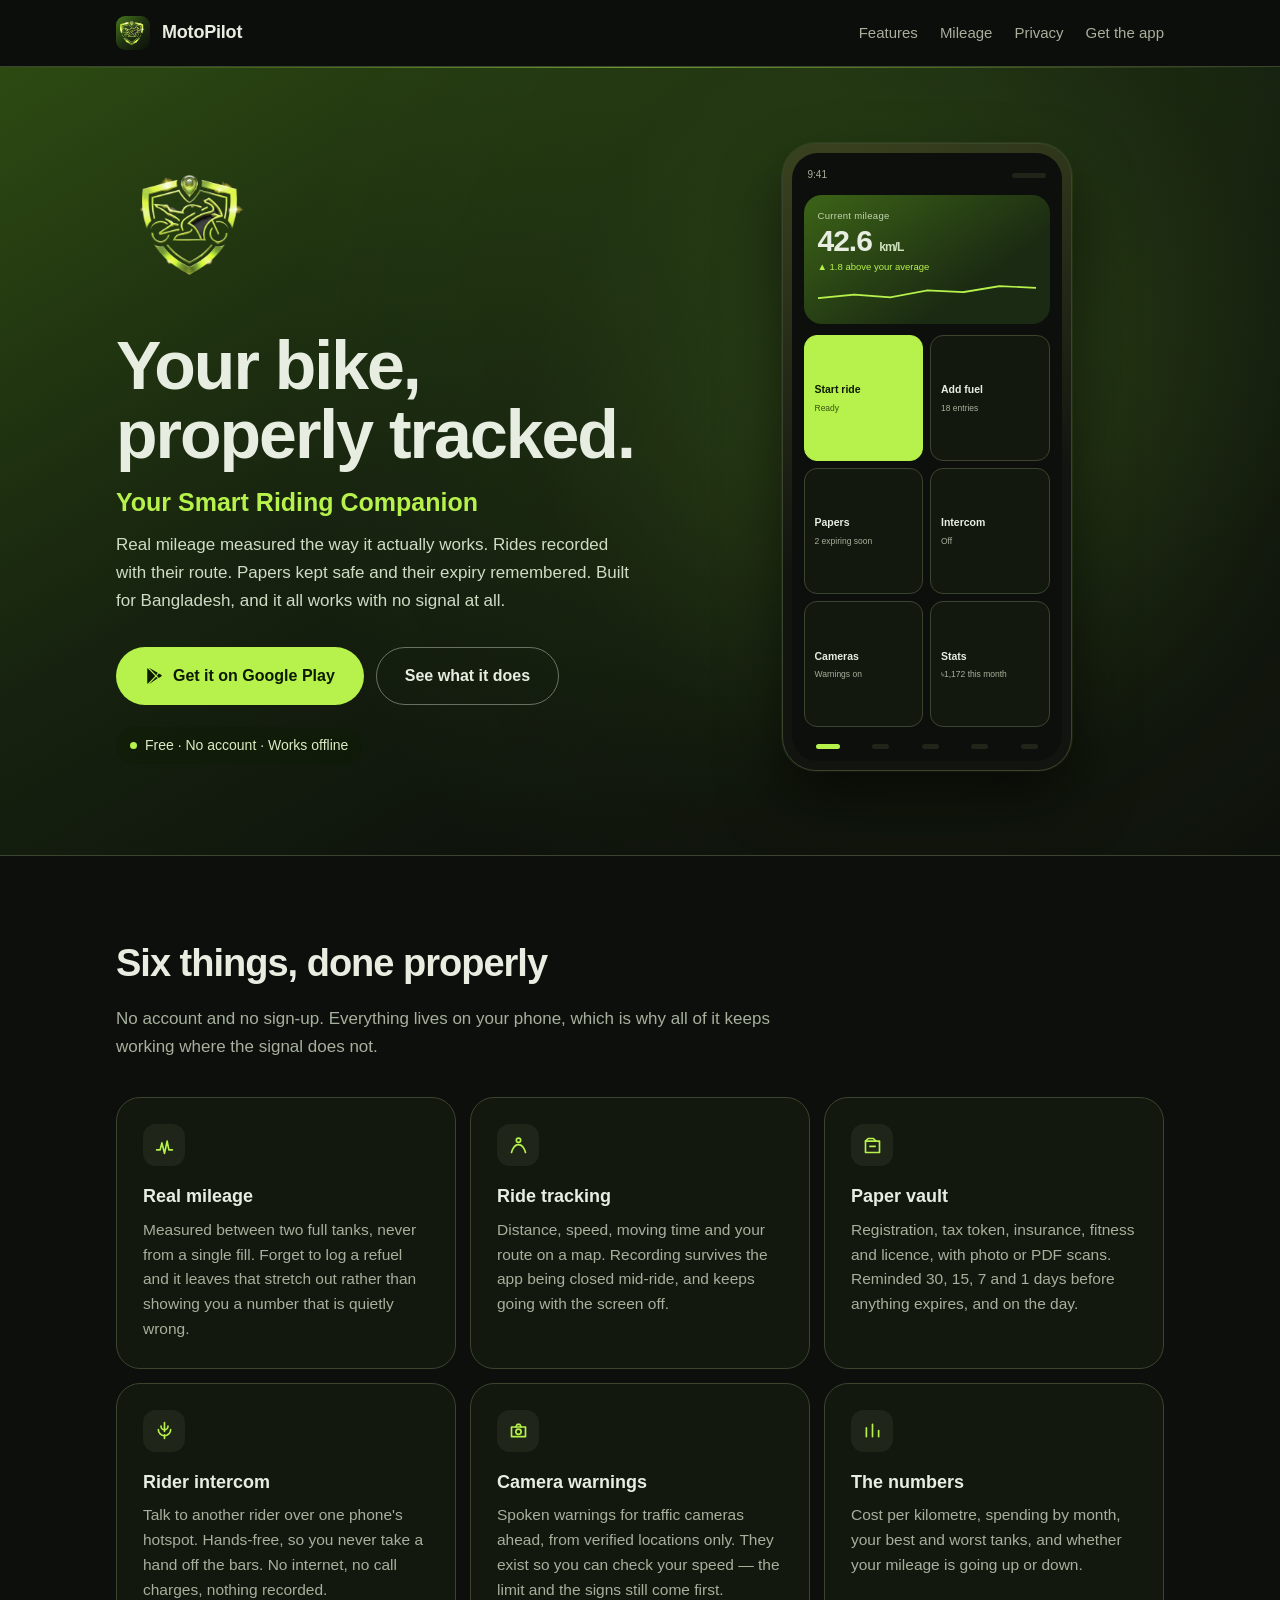
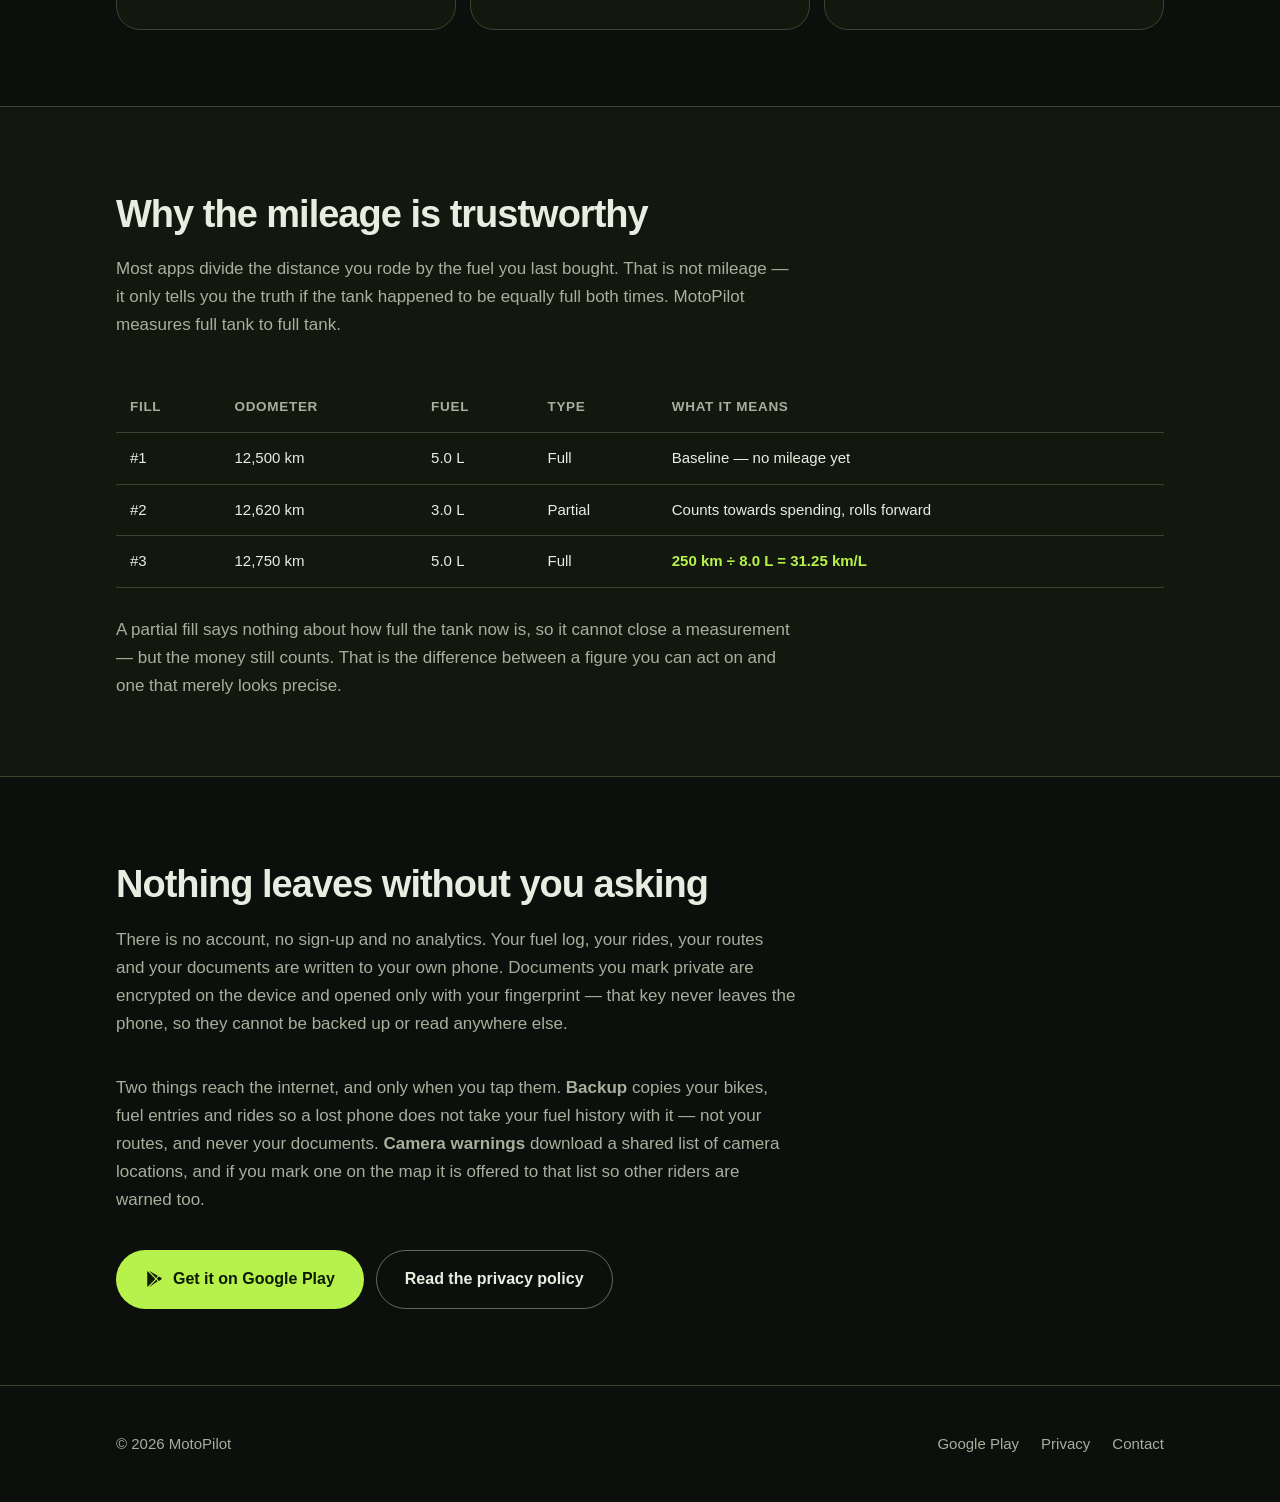
<file: index.html>
<!DOCTYPE html>
<html lang="en">
<head>
<meta charset="utf-8">
<meta name="viewport" content="width=device-width, initial-scale=1">
<title>MotoPilot — Your Smart Riding Companion</title>
<meta name="description" content="Free Android app for riders in Bangladesh. Track your motorcycle's real mileage, record your rides, and keep your bike's papers safe. Works fully offline, no account needed.">
<meta name="theme-color" content="#0C0F0B">
<link rel="icon" href="assets/icon.png">
<link rel="apple-touch-icon" href="assets/icon.png">
<link rel="canonical" href="https://motopilotapp.vercel.app/">

<meta property="og:type" content="website">
<meta property="og:title" content="MotoPilot — Your Smart Riding Companion">
<meta property="og:description" content="Real mileage, ride tracking and paper reminders for your motorcycle. Works offline, no account.">
<meta property="og:image" content="https://motopilotapp.vercel.app/assets/feature.png">
<meta name="twitter:card" content="summary_large_image">

<link rel="stylesheet" href="styles.css">
</head>
<body>

<header>
  <div class="wrap bar">
    <img src="assets/icon.png" alt="">
    <strong>MotoPilot</strong>
    <nav>
      <a href="#features">Features</a>
      <a href="#mileage">Mileage</a>
      <a href="#privacy-short">Privacy</a>
      <a href="https://play.google.com/store/apps/details?id=com.masum.moto_pilot" rel="noopener">Get the app</a>
    </nav>
  </div>
</header>

<div class="hero">
  <div class="wrap hero-grid">
   <div class="hero-copy">
    <img class="mark" src="assets/mark.png" alt="MotoPilot">
    <h1>Your bike, <br>properly tracked.</h1>
    <p class="lead">Your Smart Riding Companion</p>
    <p class="sub">
      Real mileage measured the way it actually works. Rides recorded with
      their route. Papers kept safe and their expiry remembered. Built for
      Bangladesh, and it all works with no signal at all.
    </p>
    <div class="cta">
      <a class="btn primary play" href="https://play.google.com/store/apps/details?id=com.masum.moto_pilot" rel="noopener">
        <svg viewBox="0 0 24 24" aria-hidden="true"><path d="M3.6 1.8a1 1 0 0 0-.6.92v18.56a1 1 0 0 0 .6.92l10.1-10.2zM15 10.9 5.3 1.1l11.6 6.6zM5.3 22.9 15 13.1l1.9 1.9zM18.3 8.5l3.3 1.9a1.3 1.3 0 0 1 0 2.2l-3.3 1.9-2.4-3z"/></svg>
        Get it on Google Play
      </a>
      <a class="btn ghost" href="#features">See what it does</a>
    </div>
    <div class="badge"><span></span> Free &middot; No account &middot; Works offline</div>
   </div>

   <div class="phone" aria-hidden="true">
    <div class="screen">
      <div class="statusbar"><span>9:41</span><span class="dots"></span></div>

      <div class="hero-card">
        <div class="hc-label">Current mileage</div>
        <div class="hc-value">42.6 <small>km/L</small></div>
        <div class="hc-delta">▲ 1.8 above your average</div>
        <svg class="spark" viewBox="0 0 120 28" preserveAspectRatio="none">
          <polyline points="0,20 20,16 40,19 60,11 80,13 100,6 120,8"/>
        </svg>
      </div>

      <div class="tiles">
        <div class="tile lime"><b>Start ride</b><span>Ready</span></div>
        <div class="tile"><b>Add fuel</b><span>18 entries</span></div>
        <div class="tile"><b>Papers</b><span>2 expiring soon</span></div>
        <div class="tile"><b>Intercom</b><span>Off</span></div>
        <div class="tile"><b>Cameras</b><span>Warnings on</span></div>
        <div class="tile"><b>Stats</b><span>৳1,172 this month</span></div>
      </div>

      <div class="navbar">
        <span class="on"></span><span></span><span></span><span></span><span></span>
      </div>
    </div>
   </div>
  </div>
</div>

<section id="features">
  <div class="wrap">
    <h2>Six things, done properly</h2>
    <p class="intro">
      No account and no sign-up. Everything lives on your phone, which is why
      all of it keeps working where the signal does not.
    </p>

    <div class="grid">
      <div class="card">
        <div class="dot"><svg viewBox="0 0 24 24"><path d="M3 17h4l2-8 3 12 3-14 2 10h4"/></svg></div>
        <h3>Real mileage</h3>
        <p>
          Measured between two full tanks, never from a single fill. Forget to
          log a refuel and it leaves that stretch out rather than showing you a
          number that is quietly wrong.
        </p>
      </div>

      <div class="card">
        <div class="dot"><svg viewBox="0 0 24 24"><path d="M4 20s2-9 8-9 8 9 8 9"/><circle cx="12" cy="6" r="2.5"/></svg></div>
        <h3>Ride tracking</h3>
        <p>
          Distance, speed, moving time and your route on a map. Recording
          survives the app being closed mid-ride, and keeps going with the
          screen off.
        </p>
      </div>

      <div class="card">
        <div class="dot"><svg viewBox="0 0 24 24"><path d="M4 7h16v13H4z"/><path d="M4 7l3-3h6l3 3"/><path d="M9 13h6"/></svg></div>
        <h3>Paper vault</h3>
        <p>
          Registration, tax token, insurance, fitness and licence, with photo
          or PDF scans. Reminded 30, 15, 7 and 1 days before anything expires,
          and on the day.
        </p>
      </div>

      <div class="card">
        <div class="dot"><svg viewBox="0 0 24 24"><path d="M12 3v10"/><path d="M8 7a4 4 0 0 0 8 0"/><path d="M5 11a7 7 0 0 0 14 0"/><path d="M12 17v4"/></svg></div>
        <h3>Rider intercom</h3>
        <p>
          Talk to another rider over one phone's hotspot. Hands-free, so you
          never take a hand off the bars. No internet, no call charges, nothing
          recorded.
        </p>
      </div>

      <div class="card">
        <div class="dot"><svg viewBox="0 0 24 24"><path d="M4 8h16v11H4z"/><path d="M9 8l1.5-3h3L15 8"/><circle cx="12" cy="13.5" r="3"/></svg></div>
        <h3>Camera warnings</h3>
        <p>
          Spoken warnings for traffic cameras ahead, from verified locations
          only. They exist so you can check your speed — the limit and the
          signs still come first.
        </p>
      </div>

      <div class="card">
        <div class="dot"><svg viewBox="0 0 24 24"><path d="M5 19V9"/><path d="M12 19V5"/><path d="M19 19v-7"/></svg></div>
        <h3>The numbers</h3>
        <p>
          Cost per kilometre, spending by month, your best and worst tanks, and
          whether your mileage is going up or down.
        </p>
      </div>
    </div>
  </div>
</section>

<section class="method" id="mileage">
  <div class="wrap">
    <h2>Why the mileage is trustworthy</h2>
    <p class="intro">
      Most apps divide the distance you rode by the fuel you last bought. That
      is not mileage — it only tells you the truth if the tank happened to be
      equally full both times. MotoPilot measures full tank to full tank.
    </p>

    <div class="scroller">
      <table>
        <thead>
          <tr>
            <th>Fill</th><th>Odometer</th><th>Fuel</th><th>Type</th><th>What it means</th>
          </tr>
        </thead>
        <tbody>
          <tr>
            <td>#1</td><td>12,500 km</td><td>5.0 L</td><td>Full</td>
            <td>Baseline — no mileage yet</td>
          </tr>
          <tr>
            <td>#2</td><td>12,620 km</td><td>3.0 L</td><td>Partial</td>
            <td>Counts towards spending, rolls forward</td>
          </tr>
          <tr>
            <td>#3</td><td>12,750 km</td><td>5.0 L</td><td>Full</td>
            <td class="result">250 km ÷ 8.0 L = 31.25 km/L</td>
          </tr>
        </tbody>
      </table>
    </div>

    <p class="intro" style="margin-top:28px;margin-bottom:0">
      A partial fill says nothing about how full the tank now is, so it cannot
      close a measurement — but the money still counts. That is the difference
      between a figure you can act on and one that merely looks precise.
    </p>
  </div>
</section>

<section id="privacy-short">
  <div class="wrap">
    <h2>Nothing leaves without you asking</h2>
    <p class="intro">
      There is no account, no sign-up and no analytics. Your fuel log, your
      rides, your routes and your documents are written to your own phone.
      Documents you mark private are encrypted on the device and opened only
      with your fingerprint &mdash; that key never leaves the phone, so they
      cannot be backed up or read anywhere else.
    </p>
    <p class="intro">
      Two things reach the internet, and only when you tap them. <strong>Backup</strong>
      copies your bikes, fuel entries and rides so a lost phone does not take
      your fuel history with it &mdash; not your routes, and never your
      documents. <strong>Camera warnings</strong> download a shared list of
      camera locations, and if you mark one on the map it is offered to that
      list so other riders are warned too.
    </p>
    <div class="cta">
      <a class="btn primary play" href="https://play.google.com/store/apps/details?id=com.masum.moto_pilot" rel="noopener">
        <svg viewBox="0 0 24 24" aria-hidden="true"><path d="M3.6 1.8a1 1 0 0 0-.6.92v18.56a1 1 0 0 0 .6.92l10.1-10.2zM15 10.9 5.3 1.1l11.6 6.6zM5.3 22.9 15 13.1l1.9 1.9zM18.3 8.5l3.3 1.9a1.3 1.3 0 0 1 0 2.2l-3.3 1.9-2.4-3z"/></svg>
        Get it on Google Play
      </a>
      <a class="btn ghost" href="/privacy">Read the privacy policy</a>
    </div>
  </div>
</section>

<footer>
  <div class="wrap row">
    <span>© 2026 MotoPilot</span>
    <nav>
      <a href="https://play.google.com/store/apps/details?id=com.masum.moto_pilot" rel="noopener">Google Play</a>
      <a href="/privacy">Privacy</a>
      <a href="mailto:object.masum@gmail.com">Contact</a>
    </nav>
  </div>
</footer>

</body>
</html>
</file>
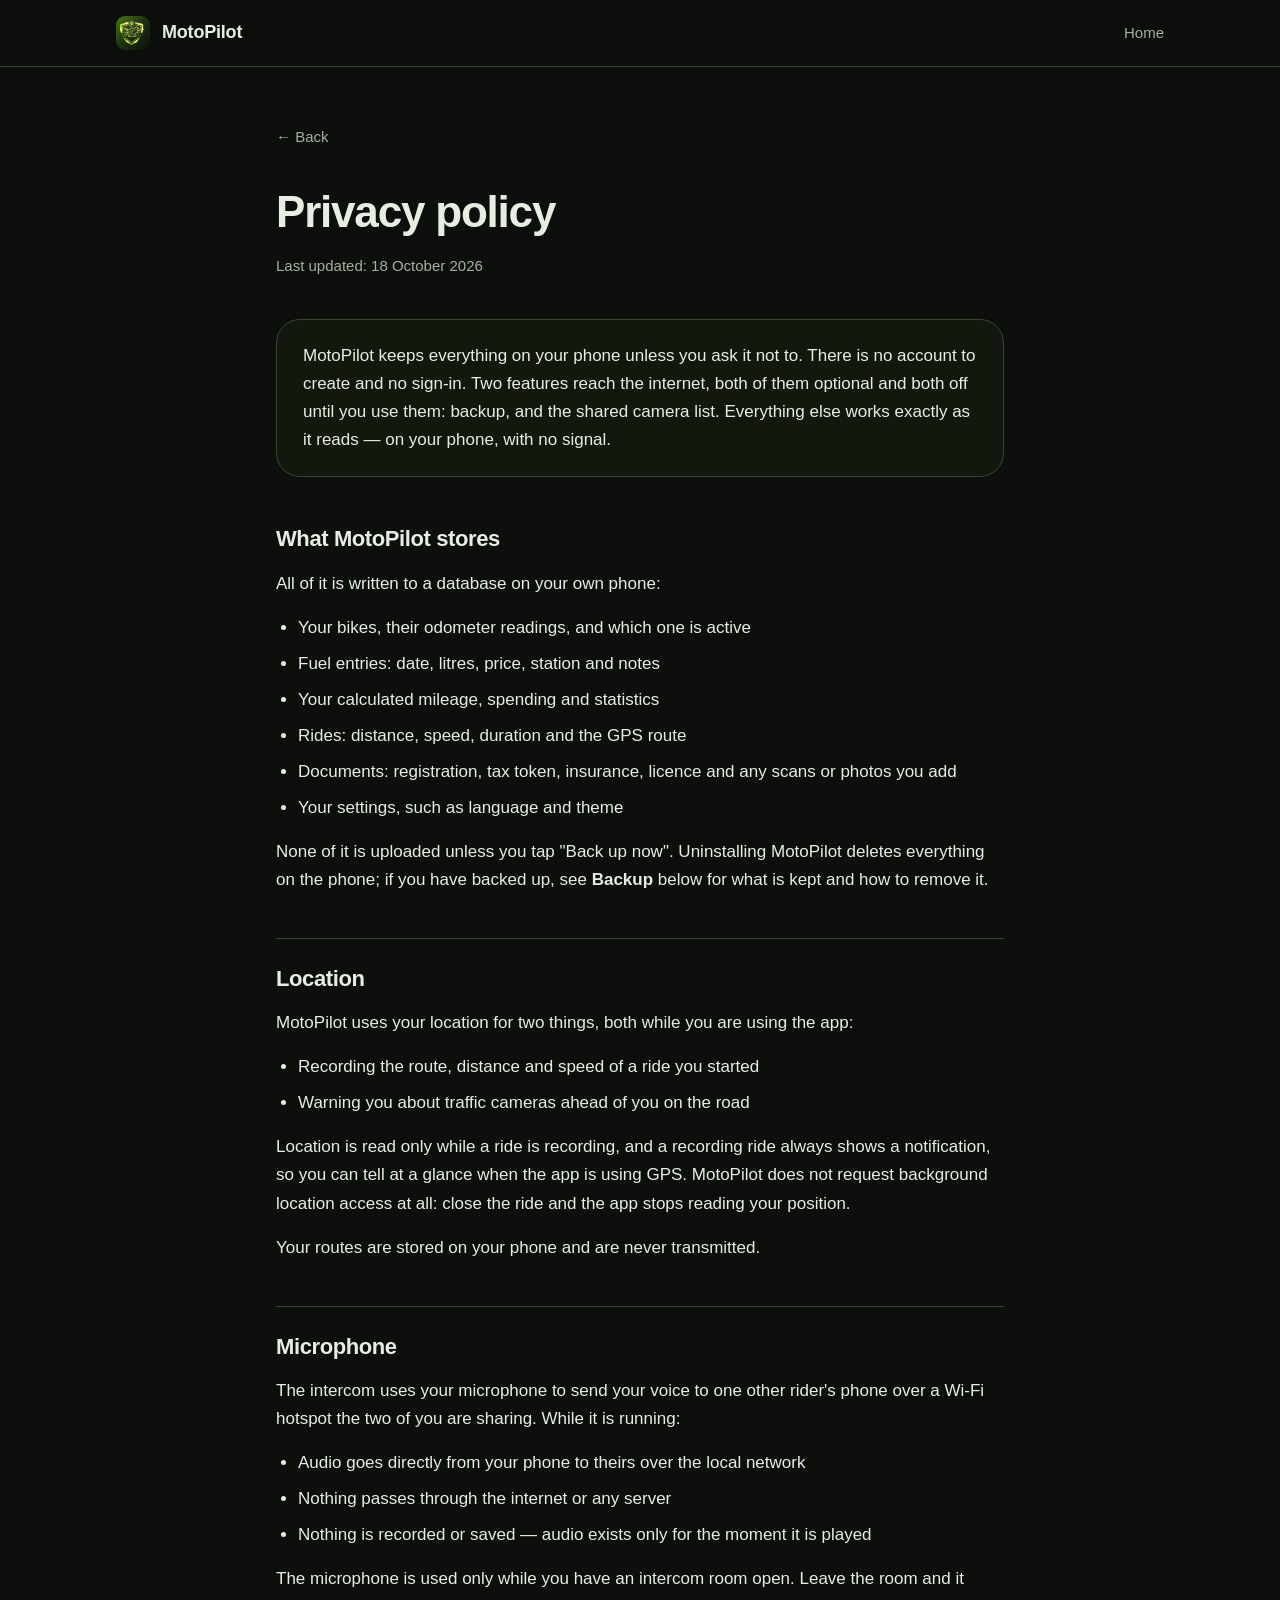
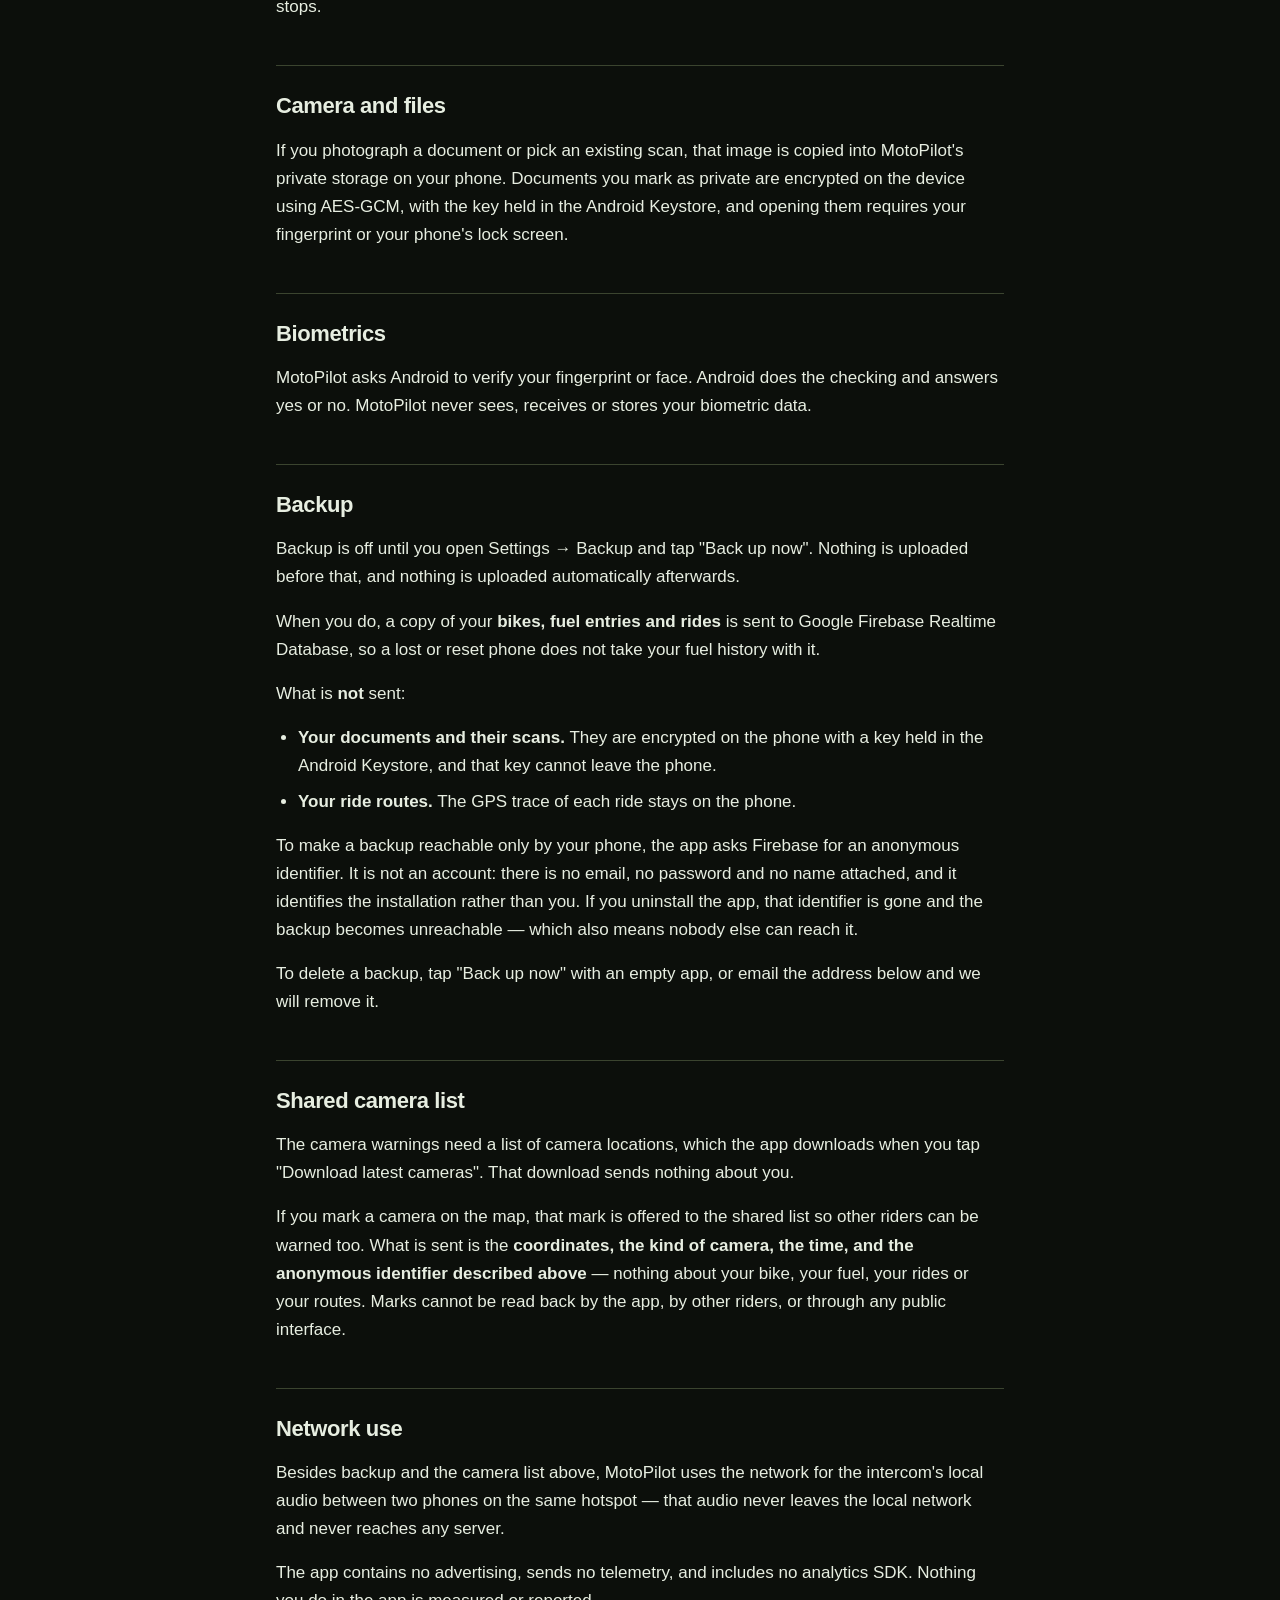
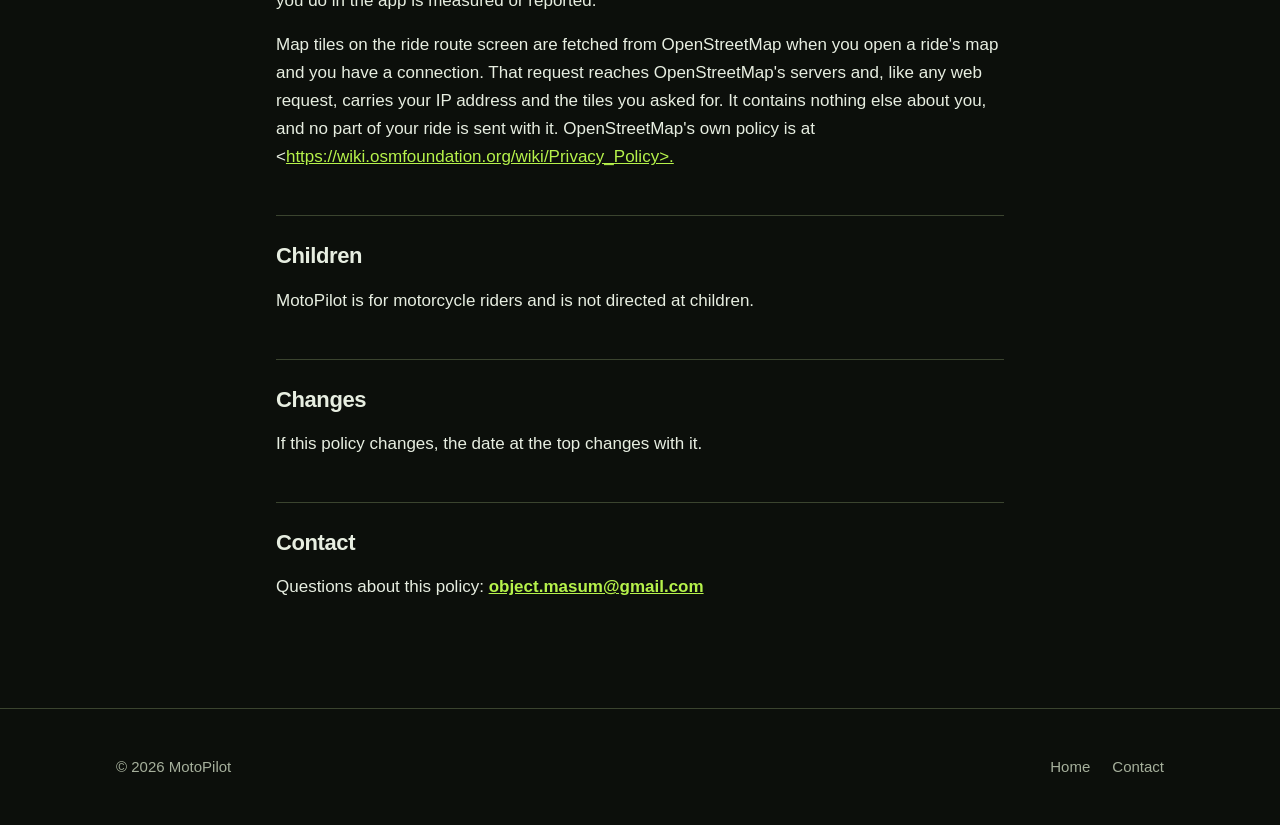
<file: privacy.html>
<!DOCTYPE html>
<html lang="en">
<head>
<meta charset="utf-8">
<meta name="viewport" content="width=device-width, initial-scale=1">
<title>Privacy policy — MotoPilot</title>
<meta name="description" content="MotoPilot keeps everything on your phone. No account, no server, no analytics. This is the full privacy policy.">
<meta name="theme-color" content="#0C0F0B">
<link rel="icon" href="assets/icon.png">
<link rel="canonical" href="https://motopilotapp.vercel.app/privacy">
<link rel="stylesheet" href="styles.css">
</head>
<body>

<header>
  <div class="wrap bar">
    <img src="assets/icon.png" alt="">
    <strong>MotoPilot</strong>
    <nav><a href="/">Home</a></nav>
  </div>
</header>

<div class="prose">
  <div class="wrap">
    <a class="back" href="/">&larr; Back</a>

    <h1>Privacy policy</h1>
    <p class="stamp">Last updated: 18 October 2026</p>

    <div class="note">
      <p>MotoPilot keeps everything on your phone unless you ask it not to. There is no account to create and no sign-in. Two features reach the internet, both of them optional and both off until you use them: backup, and the shared camera list. Everything else works exactly as it reads — on your phone, with no signal.</p>
    </div>

    <h2>What MotoPilot stores</h2>

    <p>All of it is written to a database on your own phone:</p>

    <ul>
      <li>Your bikes, their odometer readings, and which one is active</li>
      <li>Fuel entries: date, litres, price, station and notes</li>
      <li>Your calculated mileage, spending and statistics</li>
      <li>Rides: distance, speed, duration and the GPS route</li>
      <li>Documents: registration, tax token, insurance, licence and any scans or photos you add</li>
      <li>Your settings, such as language and theme</li>
    </ul>

    <p>None of it is uploaded unless you tap "Back up now". Uninstalling MotoPilot deletes everything on the phone; if you have backed up, see <strong>Backup</strong> below for what is kept and how to remove it.</p>

    <h2>Location</h2>

    <p>MotoPilot uses your location for two things, both while you are using the app:</p>

    <ul>
      <li>Recording the route, distance and speed of a ride you started</li>
      <li>Warning you about traffic cameras ahead of you on the road</li>
    </ul>

    <p>Location is read only while a ride is recording, and a recording ride always shows a notification, so you can tell at a glance when the app is using GPS. MotoPilot does not request background location access at all: close the ride and the app stops reading your position.</p>

    <p>Your routes are stored on your phone and are never transmitted.</p>

    <h2>Microphone</h2>

    <p>The intercom uses your microphone to send your voice to one other rider's phone over a Wi-Fi hotspot the two of you are sharing. While it is running:</p>

    <ul>
      <li>Audio goes directly from your phone to theirs over the local network</li>
      <li>Nothing passes through the internet or any server</li>
      <li>Nothing is recorded or saved — audio exists only for the moment it is played</li>
    </ul>

    <p>The microphone is used only while you have an intercom room open. Leave the room and it stops.</p>

    <h2>Camera and files</h2>

    <p>If you photograph a document or pick an existing scan, that image is copied into MotoPilot's private storage on your phone. Documents you mark as private are encrypted on the device using AES-GCM, with the key held in the Android Keystore, and opening them requires your fingerprint or your phone's lock screen.</p>

    <h2>Biometrics</h2>

    <p>MotoPilot asks Android to verify your fingerprint or face. Android does the checking and answers yes or no. MotoPilot never sees, receives or stores your biometric data.</p>

    <h2>Backup</h2>

    <p>Backup is off until you open Settings → Backup and tap "Back up now". Nothing is uploaded before that, and nothing is uploaded automatically afterwards.</p>

    <p>When you do, a copy of your <strong>bikes, fuel entries and rides</strong> is sent to Google Firebase Realtime Database, so a lost or reset phone does not take your fuel history with it.</p>

    <p>What is <strong>not</strong> sent:</p>

    <ul>
      <li><strong>Your documents and their scans.</strong> They are encrypted on the phone with a key held in the Android Keystore, and that key cannot leave the phone.</li>
      <li><strong>Your ride routes.</strong> The GPS trace of each ride stays on the phone.</li>
    </ul>

    <p>To make a backup reachable only by your phone, the app asks Firebase for an anonymous identifier. It is not an account: there is no email, no password and no name attached, and it identifies the installation rather than you. If you uninstall the app, that identifier is gone and the backup becomes unreachable — which also means nobody else can reach it.</p>

    <p>To delete a backup, tap "Back up now" with an empty app, or email the address below and we will remove it.</p>

    <h2>Shared camera list</h2>

    <p>The camera warnings need a list of camera locations, which the app downloads when you tap "Download latest cameras". That download sends nothing about you.</p>

    <p>If you mark a camera on the map, that mark is offered to the shared list so other riders can be warned too. What is sent is the <strong>coordinates, the kind of camera, the time, and the anonymous identifier described above</strong> — nothing about your bike, your fuel, your rides or your routes. Marks cannot be read back by the app, by other riders, or through any public interface.</p>

    <h2>Network use</h2>

    <p>Besides backup and the camera list above, MotoPilot uses the network for the intercom's local audio between two phones on the same hotspot — that audio never leaves the local network and never reaches any server.</p>

    <p>The app contains no advertising, sends no telemetry, and includes no analytics SDK. Nothing you do in the app is measured or reported.</p>

    <p>Map tiles on the ride route screen are fetched from OpenStreetMap when you open a ride's map and you have a connection. That request reaches OpenStreetMap's servers and, like any web request, carries your IP address and the tiles you asked for. It contains nothing else about you, and no part of your ride is sent with it. OpenStreetMap's own policy is at &lt;<a href="https://wiki.osmfoundation.org/wiki/Privacy_Policy&gt;.">https://wiki.osmfoundation.org/wiki/Privacy_Policy&gt;.</a></p>

    <h2>Children</h2>

    <p>MotoPilot is for motorcycle riders and is not directed at children.</p>

    <h2>Changes</h2>

    <p>If this policy changes, the date at the top changes with it.</p>

    <h2>Contact</h2>

    <p>Questions about this policy: <strong><a href="mailto:object.masum@gmail.com">object.masum@gmail.com</a></strong></p>
  </div>
</div>

<footer>
  <div class="wrap row">
    <span>© 2026 MotoPilot</span>
    <nav>
      <a href="/">Home</a>
      <a href="mailto:object.masum@gmail.com">Contact</a>
    </nav>
  </div>
</footer>

</body>
</html>
</file>
<file: styles.css>
/* MotoPilot — shared styles.
   The palette is lifted from the app itself, so the site and the phone look
   like one product. Lime is only ever a fill with near-black on top; it is
   never text on a surface, which is what keeps it readable everywhere. */

:root {
  --lime: #b6f24b;
  --on-lime: #0c1a00;
  --bg: #0c0f0b;
  --surface: #13180f;
  --surface-2: #1f2619;
  --text: #e7eee1;
  --muted: #a6b09c;
  --outline: #3b442f;
  --radius: 24px;
  --gutter: 16px;
  --measure: 1080px;
}

* { box-sizing: border-box; }

html { scroll-behavior: smooth; }

body {
  margin: 0;
  background: var(--bg);
  color: var(--text);
  font-family: -apple-system, BlinkMacSystemFont, "Segoe UI", Roboto,
    "Helvetica Neue", Arial, sans-serif;
  font-size: 17px;
  line-height: 1.65;
  -webkit-font-smoothing: antialiased;
}

.wrap {
  max-width: var(--measure);
  margin: 0 auto;
  padding: 0 var(--gutter);
}

a { color: var(--lime); }

/* ---------------------------------------------------------------- header */

header {
  position: sticky;
  top: 0;
  z-index: 10;
  background: rgba(12, 15, 11, 0.86);
  backdrop-filter: blur(12px);
  border-bottom: 1px solid var(--outline);
}

.bar {
  display: flex;
  align-items: center;
  gap: 12px;
  height: 66px;
}

.bar img { width: 34px; height: 34px; border-radius: 9px; }

.bar strong { font-size: 18px; letter-spacing: -0.2px; }

.bar nav {
  margin-left: auto;
  display: flex;
  gap: 22px;
  font-size: 15px;
}

.bar nav a { color: var(--muted); text-decoration: none; }
.bar nav a:hover { color: var(--text); }

/* ------------------------------------------------------------------ hero */

.hero {
  position: relative;
  overflow: hidden;
  /* Two layers rather than one ramp. A single diagonal gradient stretched
     across a wide viewport lands mid-olive everywhere, which flattens the
     page and leaves the phone with nothing to sit against. The glow is
     placed where the phone is, so the device reads as lit. */
  background:
    radial-gradient(
      circle at 72% 42%,
      rgba(122, 190, 48, 0.26) 0%,
      rgba(122, 190, 48, 0.05) 38%,
      transparent 62%
    ),
    linear-gradient(150deg, #2d4a12 0%, #16220f 42%, var(--bg) 78%);
  border-bottom: 1px solid var(--outline);
}

/* A hairline of accent along the top edge, the width of the page. Cheap, and
   it stops the header and the hero reading as one undifferentiated block. */
.hero::before {
  content: "";
  position: absolute;
  inset: 0 0 auto;
  height: 1px;
  background: linear-gradient(
    90deg,
    transparent,
    rgba(182, 242, 75, 0.5),
    transparent
  );
}

.hero .wrap { padding-top: 76px; padding-bottom: 84px; }

.hero img.mark {
  /* The file is the adaptive-icon foreground, which carries the safe-zone
     padding a launcher mask needs. Nothing masks it here, so it is drawn
     larger to compensate for that built-in margin. */
  width: 186px;
  height: 186px;
  margin: -18px 0 4px -14px;
}

.hero h1 {
  margin: 0 0 12px;
  font-size: clamp(40px, 8vw, 68px);
  line-height: 1.02;
  letter-spacing: -2px;
}

.hero p.lead {
  margin: 0 0 8px;
  font-size: clamp(19px, 3.4vw, 25px);
  color: var(--lime);
  font-weight: 600;
}

.hero p.sub {
  margin: 0;
  max-width: 34em;
  color: #cfdcc4;
}

.cta { display: flex; flex-wrap: wrap; gap: 12px; margin-top: 32px; }

.btn {
  display: inline-block;
  padding: 15px 28px;
  border-radius: 999px;
  font-weight: 700;
  text-decoration: none;
  font-size: 16px;
  border: 1.5px solid transparent;
}

.btn.primary { background: var(--lime); color: var(--on-lime); }

.btn.ghost {
  border-color: rgba(231, 238, 225, 0.4);
  color: var(--text);
}

.btn.ghost:hover { border-color: var(--text); }

/* The store button carries the Play glyph, so it reads as a download rather
   than another link. The icon inherits the button's text colour, which keeps
   it correct on the lime fill without a second asset to keep in step. */
.btn.play {
  display: inline-flex;
  align-items: center;
  gap: 10px;
}

.btn.play svg {
  width: 18px;
  height: 18px;
  fill: currentColor;
  flex: none;
}

.badge {
  display: inline-flex;
  align-items: center;
  gap: 8px;
  margin-top: 22px;
  padding: 7px 14px;
  border-radius: 999px;
  background: rgba(12, 26, 0, 0.35);
  color: #dcecc4;
  font-size: 14px;
}

.badge span {
  width: 7px;
  height: 7px;
  border-radius: 50%;
  background: var(--lime);
}

/* --------------------------------------------------------------- sections */

section { padding: 76px 0; }

section > .wrap > h2 {
  margin: 0 0 10px;
  font-size: clamp(27px, 5vw, 38px);
  letter-spacing: -1px;
}

section > .wrap > p.intro {
  margin: 0 0 36px;
  max-width: 40em;
  color: var(--muted);
}

/* ----------------------------------------------------------------- cards */

.grid {
  display: grid;
  grid-template-columns: repeat(auto-fit, minmax(270px, 1fr));
  gap: 14px;
}

.card {
  background: var(--surface);
  border: 1px solid var(--outline);
  border-radius: var(--radius);
  padding: 26px;
}

.card .dot {
  width: 42px;
  height: 42px;
  border-radius: 13px;
  background: var(--surface-2);
  display: grid;
  place-items: center;
  margin-bottom: 16px;
}

.card .dot svg { width: 21px; height: 21px; stroke: var(--lime); fill: none;
  stroke-width: 1.9; stroke-linecap: round; stroke-linejoin: round; }

.card h3 { margin: 0 0 6px; font-size: 18px; }

.card p { margin: 0; color: var(--muted); font-size: 15.5px; line-height: 1.6; }

/* -------------------------------------------------------------- mileage */

.method { background: var(--surface); border-top: 1px solid var(--outline);
  border-bottom: 1px solid var(--outline); }

.method table {
  width: 100%;
  border-collapse: collapse;
  font-size: 15px;
  margin-top: 8px;
}

.method th, .method td {
  text-align: left;
  padding: 13px 14px;
  border-bottom: 1px solid var(--outline);
}

.method th { color: var(--muted); font-weight: 600; font-size: 13.5px;
  text-transform: uppercase; letter-spacing: 0.7px; }

.method td.result { color: var(--lime); font-weight: 700; }

.scroller { overflow-x: auto; }

/* ---------------------------------------------------------------- footer */

footer {
  border-top: 1px solid var(--outline);
  padding: 46px 0;
  color: var(--muted);
  font-size: 15px;
}

footer .row { display: flex; flex-wrap: wrap; gap: 14px 26px; align-items: center; }

footer nav { margin-left: auto; display: flex; flex-wrap: wrap; gap: 22px; }

footer a { color: var(--muted); text-decoration: none; }
footer a:hover { color: var(--text); }

/* ------------------------------------------------------------ prose page */

.prose { padding: 56px 0 90px; }

.prose .wrap { max-width: 760px; }

.prose h1 { font-size: clamp(31px, 6vw, 44px); letter-spacing: -1.2px;
  margin: 0 0 6px; }

.prose .stamp { color: var(--muted); font-size: 15px; margin: 0 0 40px; }

.prose h2 {
  margin: 44px 0 12px;
  font-size: 22px;
  letter-spacing: -0.4px;
  padding-top: 22px;
  border-top: 1px solid var(--outline);
}

.prose h2:first-of-type { border-top: 0; padding-top: 0; }

.prose p { margin: 0 0 16px; }

.prose ul { margin: 0 0 16px; padding-left: 22px; }

.prose li { margin-bottom: 8px; }

.prose .note {
  background: var(--surface);
  border: 1px solid var(--outline);
  border-radius: var(--radius);
  padding: 22px 26px;
  margin: 0 0 32px;
}

.prose .note p:last-child { margin-bottom: 0; }

.back { display: inline-block; margin-bottom: 26px; color: var(--muted);
  text-decoration: none; font-size: 15px; }

.back:hover { color: var(--text); }

@media (max-width: 620px) {
  .bar nav { display: none; }
  section { padding: 56px 0; }
  .hero .wrap { padding-top: 52px; padding-bottom: 60px; }
  .btn { flex: 1 1 100%; text-align: center; }
}

/* ------------------------------------------------------------ hero layout */

/* Two columns once there is room, because the hero was a wall of text with
   an empty half beside it. Below that the phone goes under the copy rather
   than beside it, where it would be too small to read. */
.hero-grid {
  display: grid;
  grid-template-columns: minmax(0, 1.05fr) minmax(0, 0.95fr);
  gap: 48px;
  align-items: center;
}

.hero-copy { min-width: 0; }

/* -------------------------------------------------------- the phone itself

   Drawn, not screenshotted. It stays sharp at any size, weighs a fraction of
   a PNG, and cannot go stale when the app's palette moves — the colours here
   are the same tokens the app uses. */

.phone {
  justify-self: center;
  width: 100%;
  max-width: 290px;
  aspect-ratio: 9 / 19.5;
  border-radius: 34px;
  padding: 9px;
  background: linear-gradient(160deg, #39421f, #11140f 60%);
  border: 1px solid var(--outline);
  box-shadow:
    0 30px 60px rgba(0, 0, 0, 0.55),
    0 0 0 1px rgba(182, 242, 75, 0.09);
}

.screen {
  height: 100%;
  border-radius: 26px;
  background: var(--bg);
  padding: 14px 12px 10px;
  display: flex;
  flex-direction: column;
  gap: 11px;
  overflow: hidden;
}

.statusbar {
  display: flex;
  justify-content: space-between;
  align-items: center;
  font-size: 10px;
  color: var(--muted);
  padding: 0 4px;
}

.statusbar .dots {
  width: 34px;
  height: 5px;
  border-radius: 3px;
  background: var(--surface-2);
}

.hero-card {
  background: linear-gradient(145deg, #3c6417, #1b2a12 70%);
  border-radius: 18px;
  padding: 13px 14px 10px;
}

.hc-label { font-size: 9.5px; color: #c3d6b0; letter-spacing: 0.3px; }

.hc-value {
  font-size: 30px;
  font-weight: 700;
  line-height: 1.1;
  letter-spacing: -1px;
  margin-top: 1px;
}

.hc-value small { font-size: 12px; font-weight: 600; color: #cfe0bd; }

.hc-delta { font-size: 9.5px; color: var(--lime); margin-top: 2px; }

.spark {
  width: 100%;
  height: 24px;
  margin-top: 6px;
  fill: none;
  stroke: var(--lime);
  stroke-width: 2;
  stroke-linecap: round;
  stroke-linejoin: round;
}

.tiles {
  display: grid;
  grid-template-columns: 1fr 1fr;
  gap: 7px;
  flex: 1;
  min-height: 0;
}

.tile {
  background: var(--surface);
  border: 1px solid var(--outline);
  border-radius: 13px;
  padding: 9px 10px;
  display: flex;
  flex-direction: column;
  justify-content: center;
  gap: 2px;
  min-width: 0;
}

.tile b { font-size: 10.5px; font-weight: 600; }
.tile span { font-size: 8.5px; color: var(--muted); }

/* One tile carries the accent, exactly as the app's ride tile does. */
.tile.lime { background: var(--lime); border-color: var(--lime); }
.tile.lime b { color: var(--on-lime); }
.tile.lime span { color: rgba(12, 26, 0, 0.72); }

.navbar {
  display: flex;
  justify-content: space-between;
  align-items: center;
  padding: 6px 12px 2px;
}

.navbar span {
  width: 17px;
  height: 5px;
  border-radius: 3px;
  background: var(--surface-2);
}

.navbar span.on { background: var(--lime); width: 24px; }

@media (max-width: 860px) {
  .hero-grid { grid-template-columns: 1fr; gap: 40px; }
  .phone { max-width: 250px; }
}

@media (max-width: 620px) {
  /* The phone is decoration on a phone: the reader is already holding one,
     and it would push the download button below the fold. */
  .phone { display: none; }
}
</file>
